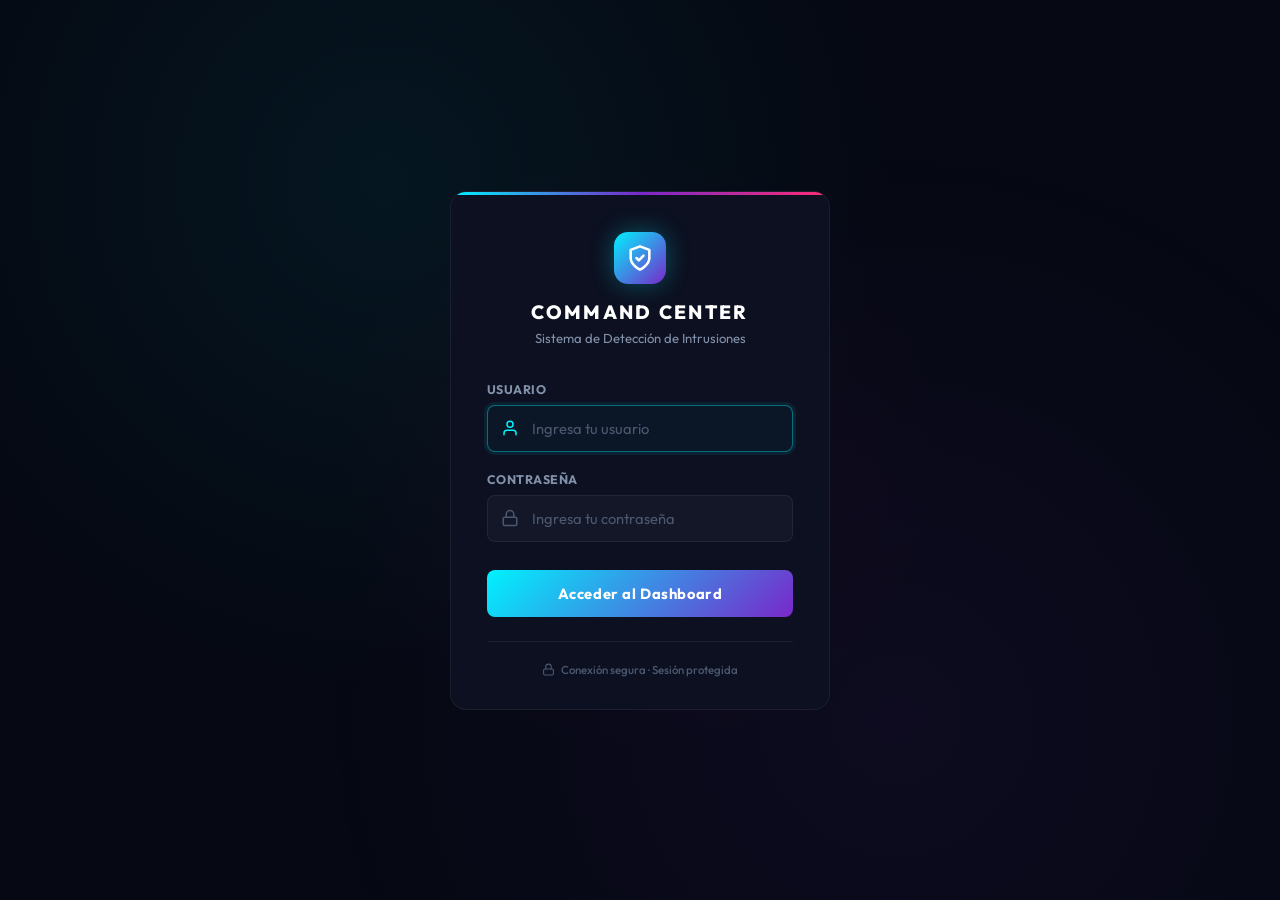
<file: src/main/resources/web/login.html>
<!DOCTYPE html>
<html lang="es">

<head>
    <meta charset="UTF-8">
    <meta name="viewport" content="width=device-width, initial-scale=1.0">
    <title>IDS — Iniciar Sesión</title>
    <link rel="preconnect" href="https://fonts.googleapis.com">
    <link rel="preconnect" href="https://fonts.gstatic.com" crossorigin>
    <link
        href="https://fonts.googleapis.com/css2?family=Outfit:wght@300;400;500;600;700;800&family=JetBrains+Mono:wght@400;500;600;700&display=swap"
        rel="stylesheet">
    <link rel="stylesheet" href="style-login.css">
</head>

<body>
    <div class="glow-bg"></div>

    <div class="login-wrapper">
        <div class="login-card">
            <!-- Logo & Brand -->
            <div class="login-brand">
                <div class="brand-icon">
                    <svg viewBox="0 0 24 24" fill="none" stroke="currentColor" stroke-width="2.2" stroke-linecap="round"
                        stroke-linejoin="round">
                        <path d="M12 22s8-4 8-10V5l-8-3-8 3v7c0 6 8 10 8 10z" />
                        <path d="m9 12 2 2 4-4" />
                    </svg>
                </div>
                <h1 class="brand-title">COMMAND CENTER</h1>
                <p class="brand-subtitle">Sistema de Detección de Intrusiones</p>
            </div>

            <!-- Login Form -->
            <form id="login-form" autocomplete="off">
                <div class="input-group">
                    <label for="username">Usuario</label>
                    <div class="input-wrapper">
                        <svg class="input-icon" viewBox="0 0 24 24" fill="none" stroke="currentColor" stroke-width="2"
                            stroke-linecap="round" stroke-linejoin="round">
                            <path d="M20 21v-2a4 4 0 0 0-4-4H8a4 4 0 0 0-4 4v2" />
                            <circle cx="12" cy="7" r="4" />
                        </svg>
                        <input type="text" id="username" name="username" placeholder="Ingresa tu usuario" required
                            autofocus>
                    </div>
                </div>

                <div class="input-group">
                    <label for="password">Contraseña</label>
                    <div class="input-wrapper">
                        <svg class="input-icon" viewBox="0 0 24 24" fill="none" stroke="currentColor" stroke-width="2"
                            stroke-linecap="round" stroke-linejoin="round">
                            <rect x="3" y="11" width="18" height="11" rx="2" ry="2" />
                            <path d="M7 11V7a5 5 0 0 1 10 0v4" />
                        </svg>
                        <input type="password" id="password" name="password" placeholder="Ingresa tu contraseña"
                            required>
                    </div>
                </div>

                <!-- Error Message -->
                <div class="error-message" id="error-message">
                    <svg viewBox="0 0 24 24" fill="none" stroke="currentColor" stroke-width="2" stroke-linecap="round"
                        stroke-linejoin="round">
                        <circle cx="12" cy="12" r="10" />
                        <line x1="15" y1="9" x2="9" y2="15" />
                        <line x1="9" y1="9" x2="15" y2="15" />
                    </svg>
                    <span>Credenciales incorrectas</span>
                </div>

                <button type="submit" class="btn-login" id="btn-login">
                    <span class="btn-text">Acceder al Dashboard</span>
                    <span class="btn-loader" id="btn-loader"></span>
                </button>
            </form>

            <div class="login-footer">
                <svg viewBox="0 0 24 24" fill="none" stroke="currentColor" stroke-width="2" stroke-linecap="round"
                    stroke-linejoin="round" width="13" height="13">
                    <rect x="3" y="11" width="18" height="11" rx="2" ry="2" />
                    <path d="M7 11V7a5 5 0 0 1 10 0v4" />
                </svg>
                <span>Conexión segura · Sesión protegida</span>
            </div>
        </div>
    </div>

    <script>
        document.addEventListener('DOMContentLoaded', () => {
            const form = document.getElementById('login-form');
            const errorMsg = document.getElementById('error-message');
            const btnLogin = document.getElementById('btn-login');
            const btnLoader = document.getElementById('btn-loader');

            form.addEventListener('submit', async (e) => {
                e.preventDefault();
                errorMsg.classList.remove('visible', 'shake');

                const username = document.getElementById('username').value;
                const password = document.getElementById('password').value;

                // Mostrar estado de carga
                btnLogin.classList.add('loading');
                btnLogin.disabled = true;

                try {
                    const body = `username=${encodeURIComponent(username)}&password=${encodeURIComponent(password)}`;
                    const res = await fetch('/api/login', {
                        method: 'POST',
                        headers: { 'Content-Type': 'application/x-www-form-urlencoded' },
                        body: body
                    });

                    if (res.ok) {
                        // Login exitoso — redirigir al dashboard
                        window.location.href = '/';
                    } else {
                        // Credenciales incorrectas
                        errorMsg.classList.add('visible');
                        // Trigger shake animation
                        requestAnimationFrame(() => {
                            errorMsg.classList.add('shake');
                        });

                        btnLogin.classList.remove('loading');
                        btnLogin.disabled = false;
                    }
                } catch (err) {
                    errorMsg.querySelector('span').textContent = 'Error de conexión con el servidor';
                    errorMsg.classList.add('visible');
                    requestAnimationFrame(() => {
                        errorMsg.classList.add('shake');
                    });

                    btnLogin.classList.remove('loading');
                    btnLogin.disabled = false;
                }
            });
        });
    </script>
</body>

</html>
</file>
<file: src/main/resources/web/style-login.css>
/* ===================================================================
   IDS COMMAND CENTER — LOGIN PAGE STYLES
   Reutiliza el sistema de diseño principal (colores, tipografía, radios)
   =================================================================== */

:root {
    --bg-base: #060913;
    --bg-card: #0c1020;
    --border-color: rgba(255, 255, 255, 0.06);

    --primary-cyan: #00f2fe;
    --primary-blue: #3b82f6;
    --alert-pink: #ff2d75;
    --success-green: #00ff88;

    --text-white: #ffffff;
    --text-light: #e2e8f0;
    --text-muted: #8292ab;
    --text-dim: #4b5870;

    --font-main: 'Outfit', -apple-system, BlinkMacSystemFont, 'Segoe UI', Roboto, sans-serif;
    --font-mono: 'JetBrains Mono', monospace;

    --radius-xl: 16px;
    --radius-lg: 12px;
    --radius-md: 8px;
}

* {
    margin: 0;
    padding: 0;
    box-sizing: border-box;
}

body {
    background-color: var(--bg-base);
    color: var(--text-light);
    font-family: var(--font-main);
    min-height: 100vh;
    overflow-x: hidden;
    position: relative;
    -webkit-font-smoothing: antialiased;
    display: flex;
    align-items: center;
    justify-content: center;
}

.glow-bg {
    position: fixed;
    top: 0;
    left: 0;
    right: 0;
    height: 100vh;
    background: radial-gradient(circle at 30% 20%, rgba(0, 242, 254, 0.06) 0%, transparent 45%),
                radial-gradient(circle at 70% 80%, rgba(121, 40, 202, 0.07) 0%, transparent 50%),
                radial-gradient(circle at 50% 50%, rgba(255, 45, 117, 0.03) 0%, transparent 40%);
    pointer-events: none;
    z-index: 0;
}

/* --- Login Wrapper --- */
.login-wrapper {
    position: relative;
    z-index: 1;
    width: 100%;
    max-width: 420px;
    padding: 20px;
}

.login-card {
    background: var(--bg-card);
    border: 1px solid var(--border-color);
    border-radius: var(--radius-xl);
    padding: 40px 36px 32px;
    position: relative;
    overflow: hidden;
}

/* Accent line at top of card */
.login-card::before {
    content: '';
    position: absolute;
    top: 0;
    left: 0;
    right: 0;
    height: 3px;
    background: linear-gradient(90deg, var(--primary-cyan), #7928ca, var(--alert-pink));
}

/* --- Brand Section --- */
.login-brand {
    text-align: center;
    margin-bottom: 36px;
}

.login-brand .brand-icon {
    width: 52px;
    height: 52px;
    border-radius: 14px;
    background: linear-gradient(135deg, #00f2fe 0%, #7928ca 100%);
    display: flex;
    align-items: center;
    justify-content: center;
    color: #fff;
    box-shadow: 0 0 24px rgba(0, 242, 254, 0.3);
    margin: 0 auto 16px;
}

.login-brand .brand-icon svg {
    width: 28px;
    height: 28px;
}

.login-brand .brand-title {
    font-size: 1.2rem;
    font-weight: 800;
    letter-spacing: 0.12em;
    color: var(--text-white);
    margin-bottom: 6px;
}

.login-brand .brand-subtitle {
    font-size: 0.82rem;
    color: var(--text-muted);
    font-weight: 400;
}

/* --- Form Inputs --- */
.input-group {
    margin-bottom: 20px;
}

.input-group label {
    display: block;
    font-size: 0.78rem;
    font-weight: 700;
    color: var(--text-muted);
    letter-spacing: 0.04em;
    text-transform: uppercase;
    margin-bottom: 8px;
}

.input-wrapper {
    position: relative;
    display: flex;
    align-items: center;
}

.input-icon {
    position: absolute;
    left: 14px;
    width: 18px;
    height: 18px;
    color: var(--text-dim);
    pointer-events: none;
    transition: color 0.2s ease;
}

.input-wrapper input {
    width: 100%;
    padding: 13px 16px 13px 44px;
    background: rgba(255, 255, 255, 0.03);
    border: 1px solid var(--border-color);
    border-radius: var(--radius-md);
    color: var(--text-white);
    font-family: var(--font-main);
    font-size: 0.92rem;
    outline: none;
    transition: all 0.25s ease;
}

.input-wrapper input::placeholder {
    color: var(--text-dim);
    font-weight: 400;
}

.input-wrapper input:focus {
    border-color: rgba(0, 242, 254, 0.4);
    background: rgba(0, 242, 254, 0.03);
    box-shadow: 0 0 0 3px rgba(0, 242, 254, 0.08);
}

.input-wrapper input:focus ~ .input-icon,
.input-wrapper:focus-within .input-icon {
    color: var(--primary-cyan);
}

/* --- Error Message --- */
.error-message {
    display: flex;
    align-items: center;
    gap: 8px;
    padding: 10px 14px;
    background: rgba(255, 45, 117, 0.08);
    border: 1px solid rgba(255, 45, 117, 0.25);
    border-radius: var(--radius-md);
    color: var(--alert-pink);
    font-size: 0.82rem;
    font-weight: 600;
    margin-bottom: 20px;
    opacity: 0;
    max-height: 0;
    overflow: hidden;
    transition: opacity 0.3s ease, max-height 0.3s ease, margin 0.3s ease, padding 0.3s ease;
    margin-bottom: 0;
    padding: 0 14px;
}

.error-message svg {
    width: 16px;
    height: 16px;
    flex-shrink: 0;
}

.error-message.visible {
    opacity: 1;
    max-height: 60px;
    margin-bottom: 20px;
    padding: 10px 14px;
}

.error-message.shake {
    animation: shakeError 0.5s ease-out;
}

@keyframes shakeError {
    0%, 100% { transform: translateX(0); }
    15% { transform: translateX(-8px); }
    30% { transform: translateX(6px); }
    45% { transform: translateX(-4px); }
    60% { transform: translateX(2px); }
    75% { transform: translateX(-1px); }
}

/* --- Login Button --- */
.btn-login {
    width: 100%;
    padding: 14px 20px;
    background: linear-gradient(135deg, var(--primary-cyan) 0%, #7928ca 100%);
    border: none;
    border-radius: var(--radius-md);
    color: #fff;
    font-family: var(--font-main);
    font-size: 0.92rem;
    font-weight: 700;
    letter-spacing: 0.04em;
    cursor: pointer;
    position: relative;
    overflow: hidden;
    transition: all 0.3s ease;
    margin-top: 6px;
}

.btn-login:hover {
    transform: translateY(-2px);
    box-shadow: 0 8px 25px rgba(0, 242, 254, 0.25);
}

.btn-login:active {
    transform: scale(0.97);
}

.btn-login:disabled {
    cursor: not-allowed;
    opacity: 0.8;
    transform: none;
}

.btn-login .btn-text {
    transition: opacity 0.2s ease;
}

.btn-login .btn-loader {
    position: absolute;
    width: 20px;
    height: 20px;
    border: 2.5px solid rgba(255, 255, 255, 0.3);
    border-top-color: #fff;
    border-radius: 50%;
    opacity: 0;
    transition: opacity 0.2s ease;
    top: 50%;
    left: 50%;
    margin-top: -10px;
    margin-left: -10px;
}

.btn-login.loading .btn-text {
    opacity: 0;
}

.btn-login.loading .btn-loader {
    opacity: 1;
    animation: spinLoader 0.7s linear infinite;
}

@keyframes spinLoader {
    to { transform: rotate(360deg); }
}

/* --- Footer --- */
.login-footer {
    display: flex;
    align-items: center;
    justify-content: center;
    gap: 6px;
    margin-top: 24px;
    padding-top: 20px;
    border-top: 1px solid var(--border-color);
    color: var(--text-dim);
    font-size: 0.72rem;
    font-weight: 500;
}

/* --- Responsive --- */
@media (max-width: 480px) {
    .login-card {
        padding: 32px 24px 24px;
    }

    .login-brand .brand-icon {
        width: 44px;
        height: 44px;
    }

    .login-brand .brand-icon svg {
        width: 24px;
        height: 24px;
    }
}
</file>
